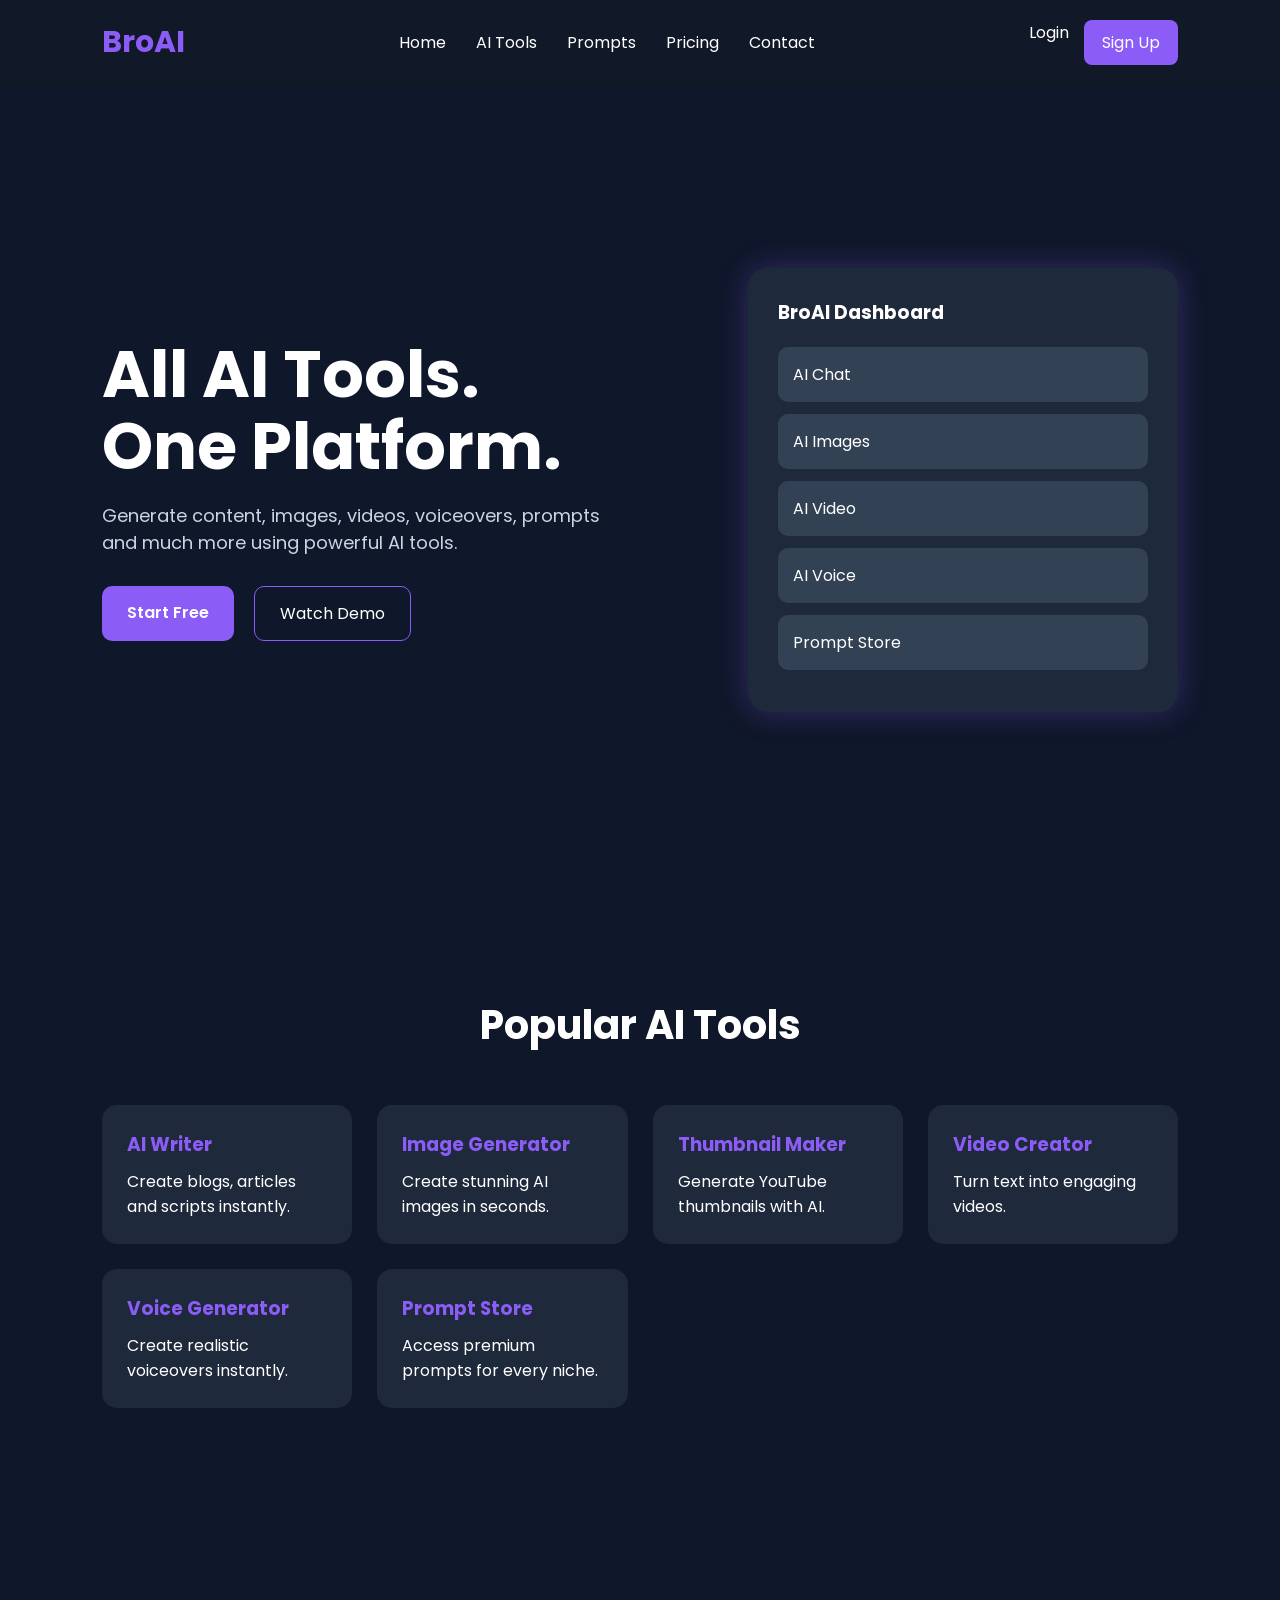
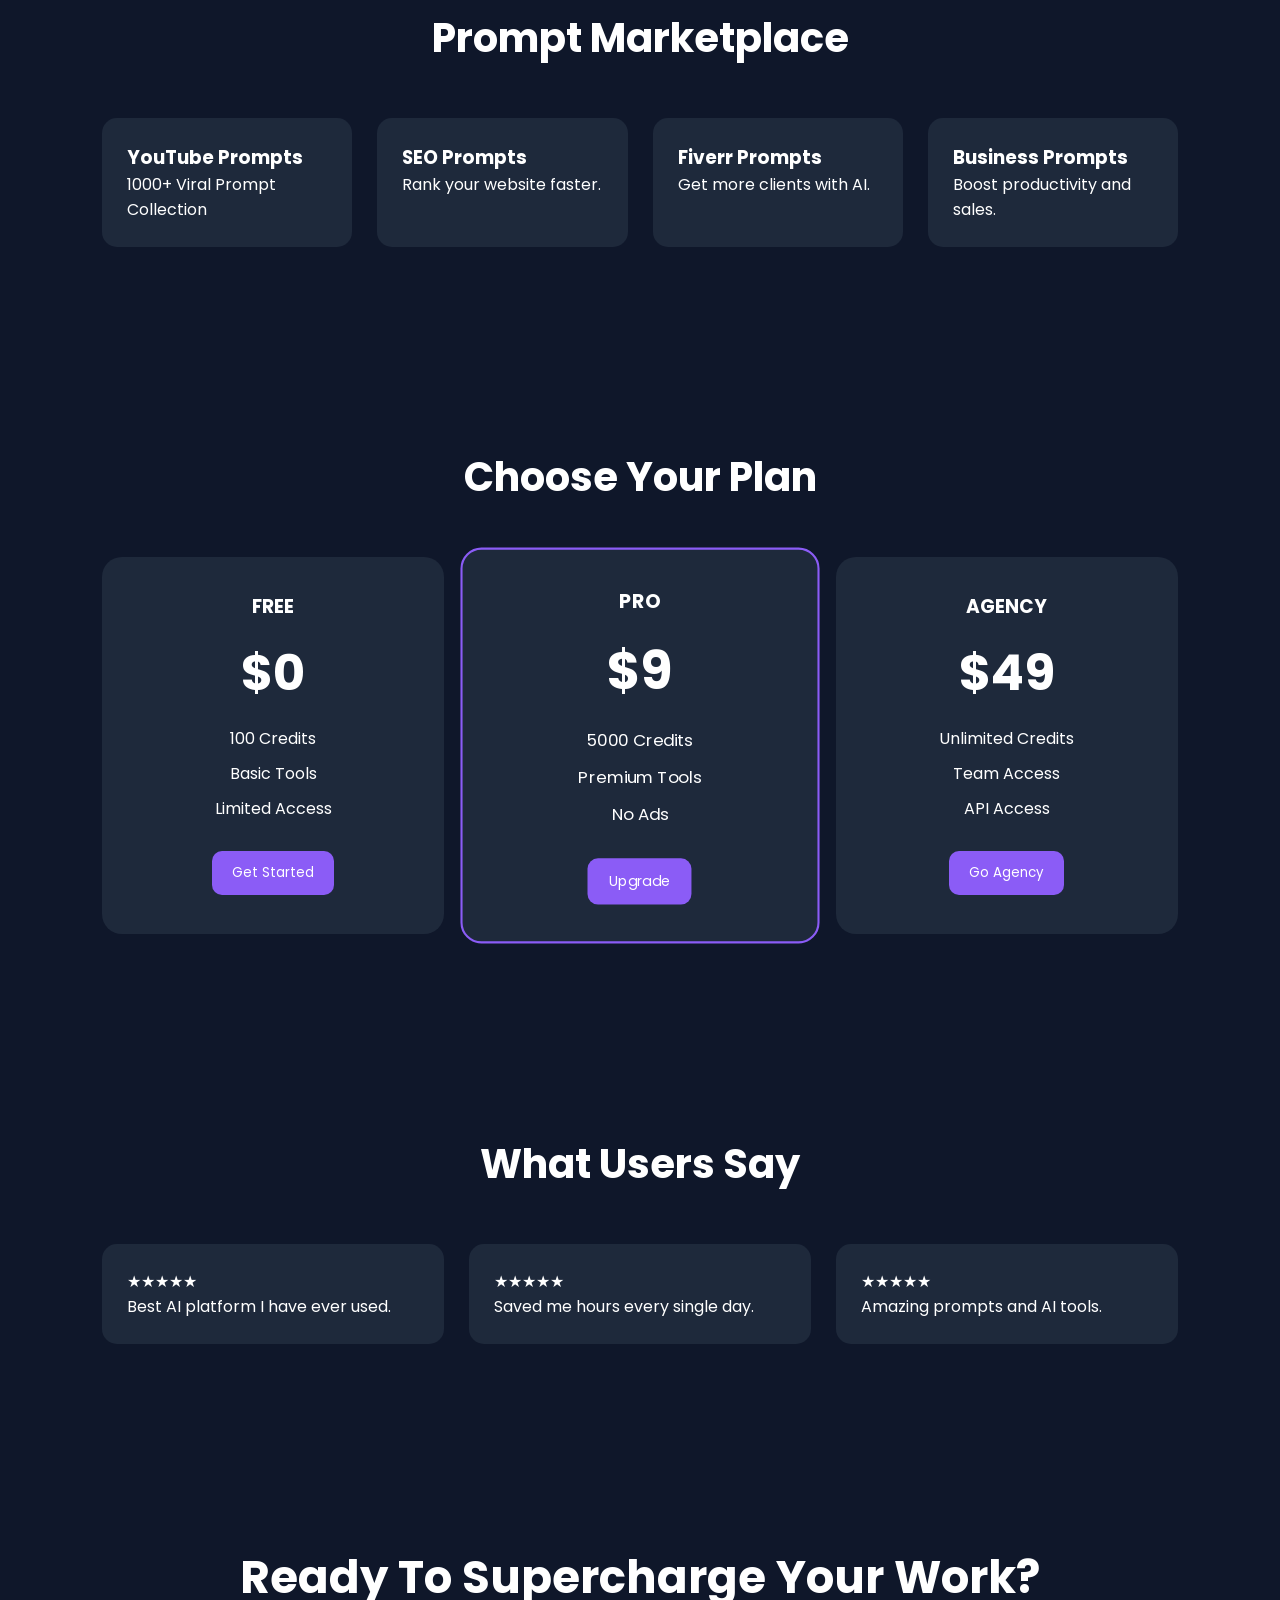
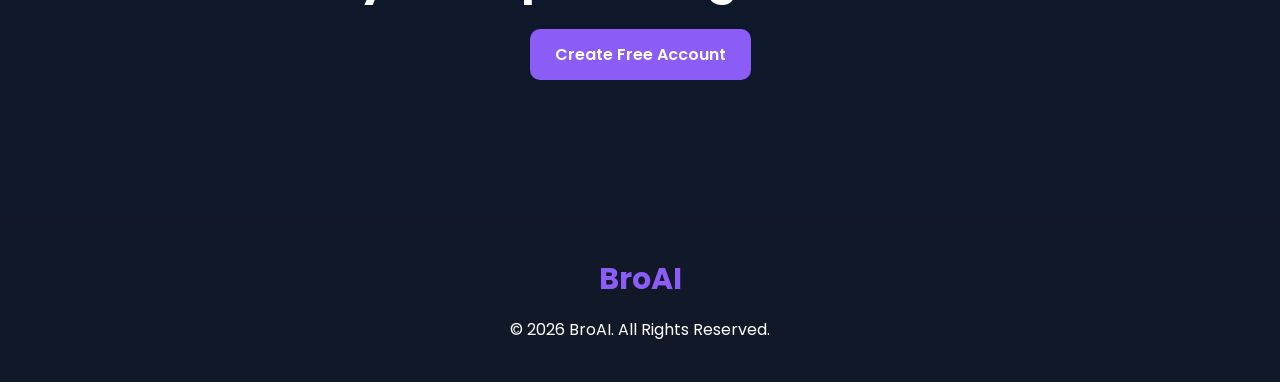
<file: index.html>
<!DOCTYPE html>
<html lang="en">
<head>
<meta charset="UTF-8">
<meta name="viewport" content="width=device-width, initial-scale=1.0">

<title>BroAI - All AI Tools. One Platform.</title>

<link rel="stylesheet" href="style.css">

<link href="https://fonts.googleapis.com/css2?family=Poppins:wght@300;400;500;600;700;800&display=swap" rel="stylesheet">

</head>
<body>

<!-- NAVBAR -->

<nav class="navbar">

<div class="logo">
BroAI
</div>

<ul class="nav-links">

<li><a href="#">Home</a></li>

<li><a href="#">AI Tools</a></li>

<li><a href="#">Prompts</a></li>

<li><a href="#">Pricing</a></li>

<li><a href="#">Contact</a></li>

</ul>

<div class="nav-buttons">

<a href="login.html" class="login-btn">Login</a>

<a href="signup.html" class="signup-btn">Sign Up</a>

</div>

</nav>

<!-- HERO SECTION -->

<section class="hero">

<div class="hero-left">

<h1>
All AI Tools.<br>
One Platform.
</h1>

<p>

Generate content, images, videos,
voiceovers, prompts and much more
using powerful AI tools.

</p>

<div class="hero-buttons">

<a href="#" class="start-btn">

Start Free

</a>

<a href="#" class="demo-btn">

Watch Demo

</a>

</div>

</div>

<div class="hero-right">

<div class="dashboard-card">

<h3>BroAI Dashboard</h3>

<div class="tool-box">AI Chat</div>

<div class="tool-box">AI Images</div>

<div class="tool-box">AI Video</div>

<div class="tool-box">AI Voice</div>

<div class="tool-box">Prompt Store</div>

</div>

</div>

</section>

<!-- FEATURES -->

<section class="features">

<h2>Popular AI Tools</h2>

<div class="feature-grid">

<div class="feature-card">

<h3>AI Writer</h3>

<p>Create blogs, articles and scripts instantly.</p>

</div>

<div class="feature-card">

<h3>Image Generator</h3>

<p>Create stunning AI images in seconds.</p>

</div>

<div class="feature-card">

<h3>Thumbnail Maker</h3>

<p>Generate YouTube thumbnails with AI.</p>

</div>

<div class="feature-card">

<h3>Video Creator</h3>

<p>Turn text into engaging videos.</p>

</div>

<div class="feature-card">

<h3>Voice Generator</h3>

<p>Create realistic voiceovers instantly.</p>

</div>

<div class="feature-card">

<h3>Prompt Store</h3>

<p>Access premium prompts for every niche.</p>

</div>

</div>

</section>

<!-- PROMPT MARKETPLACE -->

<section class="marketplace">

<h2>Prompt Marketplace</h2>

<div class="market-grid">

<div class="market-card">

<h3>YouTube Prompts</h3>

<p>1000+ Viral Prompt Collection</p>

</div>

<div class="market-card">

<h3>SEO Prompts</h3>

<p>Rank your website faster.</p>

</div>

<div class="market-card">

<h3>Fiverr Prompts</h3>

<p>Get more clients with AI.</p>

</div>

<div class="market-card">

<h3>Business Prompts</h3>

<p>Boost productivity and sales.</p>

</div>

</div>

</section>

<!-- PRICING -->

<section class="pricing">

<h2>Choose Your Plan</h2>

<div class="pricing-grid">

<div class="price-card">

<h3>FREE</h3>

<h1>$0</h1>

<p>100 Credits</p>

<p>Basic Tools</p>

<p>Limited Access</p>

<button>Get Started</button>

</div>

<div class="price-card popular">

<h3>PRO</h3>

<h1>$9</h1>

<p>5000 Credits</p>

<p>Premium Tools</p>

<p>No Ads</p>

<button>Upgrade</button>

</div>

<div class="price-card">

<h3>AGENCY</h3>

<h1>$49</h1>

<p>Unlimited Credits</p>

<p>Team Access</p>

<p>API Access</p>

<button>Go Agency</button>

</div>

</div>

</section>

<!-- TESTIMONIALS -->

<section class="testimonials">

<h2>What Users Say</h2>

<div class="testimonial-grid">

<div class="testimonial-card">

★★★★★

<p>

Best AI platform I have ever used.

</p>

</div>

<div class="testimonial-card">

★★★★★

<p>

Saved me hours every single day.

</p>

</div>

<div class="testimonial-card">

★★★★★

<p>

Amazing prompts and AI tools.

</p>

</div>

</div>

</section>

<!-- CTA -->

<section class="cta">

<h2>

Ready To Supercharge Your Work?

</h2>

<a href="#" class="start-btn">

Create Free Account

</a>

</section>

<!-- FOOTER -->

<footer>

<div class="footer-logo">

BroAI

</div>

<p>

© 2026 BroAI. All Rights Reserved.

</p>

</footer>

<script src="script.js"></script>

</body>
</html>
</file>
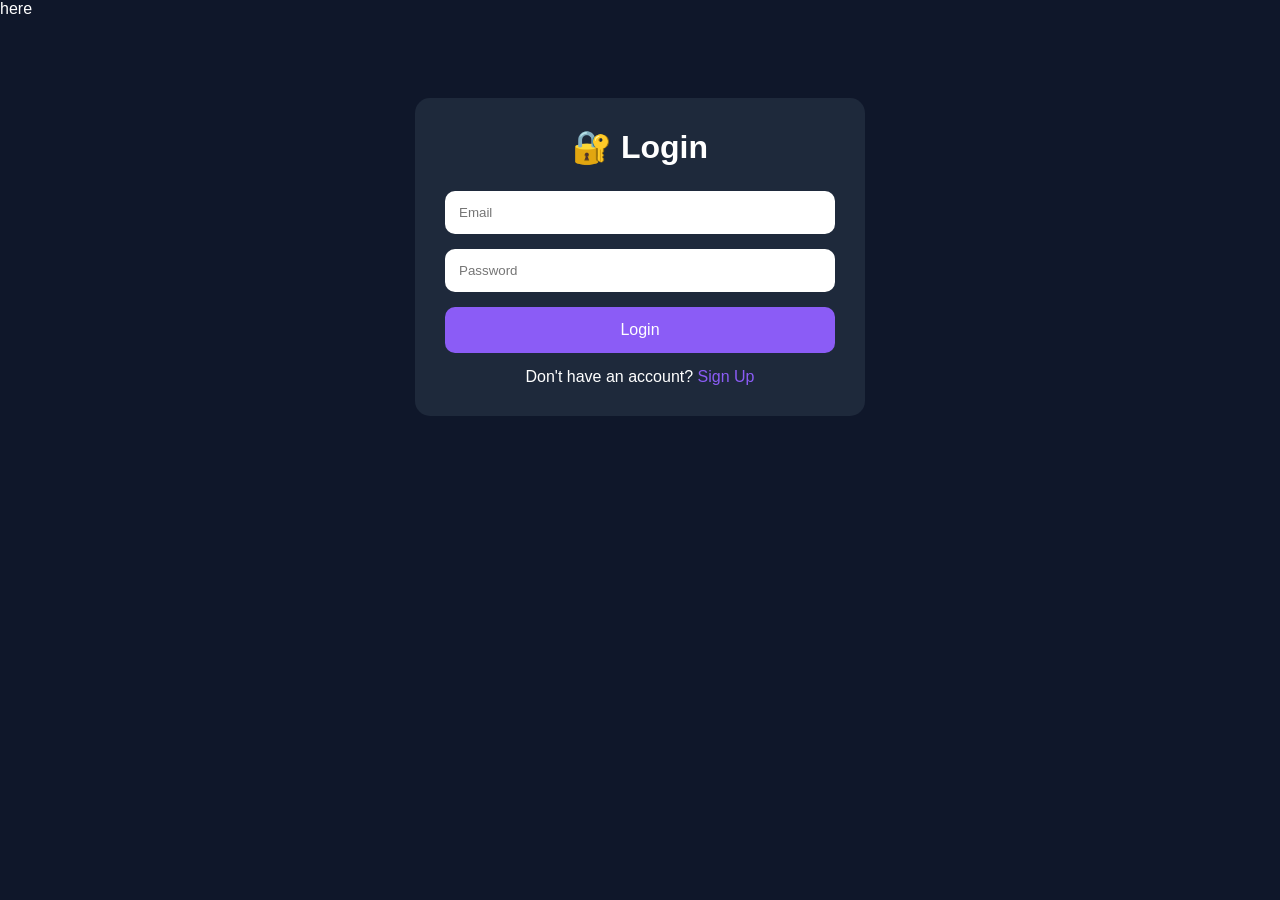
<file: ai-chat.html>
<!DOCTYPE html><html lang="en">
<head>
<meta charset="UTF-8">
<meta name="viewport" content="width=device-width, initial-scale=1.0">
<title>BroAI Chat</title><link rel="stylesheet" href="style.css"><style>

.chat-container{
max-width:900px;
margin:20px auto;
padding:20px;
}

.chat-header{
display:flex;
justify-content:space-between;
align-items:center;
margin-bottom:20px;
}

.chat-header a{
color:#8b5cf6;
text-decoration:none;
}

.chat-box{
height:400px;
overflow-y:auto;
border:1px solid #444;
padding:15px;
border-radius:10px;
margin-bottom:15px;
background:#1e293b;
}

.bot-message{
background:#222;
padding:10px;
margin:10px 0;
border-radius:8px;
}

.user-message{
background:#6c63ff;
padding:10px;
margin:10px 0;
border-radius:8px;
text-align:right;
}

.chat-input{
display:flex;
gap:10px;
}

.chat-input input{
flex:1;
padding:12px;
border-radius:8px;
border:none;
}

.chat-input button{
padding:12px 20px;
cursor:pointer;
background:#8b5cf6;
color:white;
border:none;
border-radius:8px;
}

</style></head><body><div class="chat-container"><div class="chat-header">
<h2>🤖 BroAI Assistant</h2>
<a href="dashboard.html">⬅ Dashboard</a>
</div><div id="chat-box" class="chat-box"><div class="bot-message">
Hello! Welcome to BroAI 🚀
</div></div><div class="chat-input"><input
type="text"
id="userInput"
placeholder="Type your message..."

«»

<button onclick="sendMessage()">
Send
</button></div></div>
  
<script src="script.js"></script>
</body>
</html>
</file>
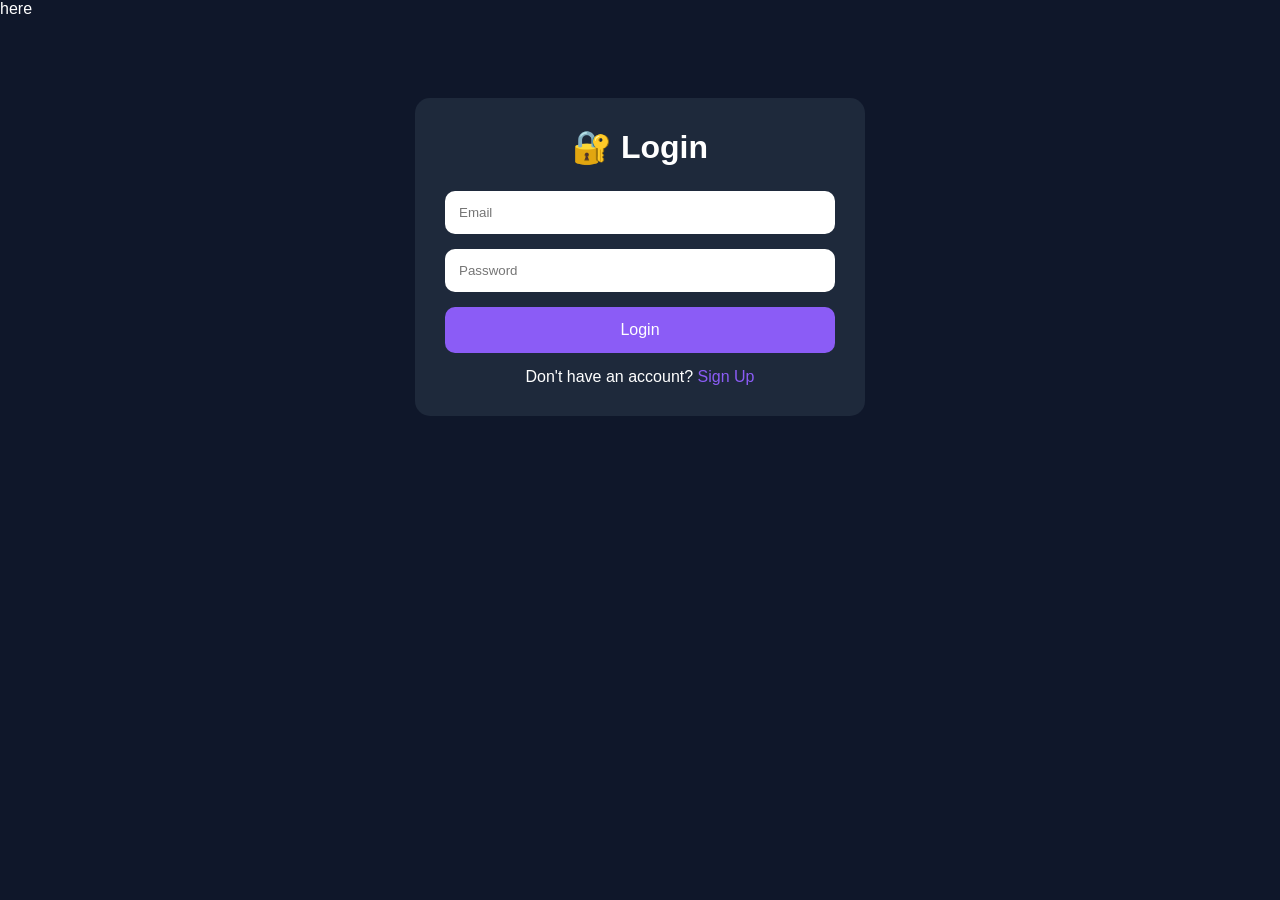
<file: ai-images.html>
<!DOCTYPE html><html lang="en">
<head>
<meta charset="UTF-8">
<meta name="viewport" content="width=device-width, initial-scale=1.0">
<title>BroAI Images</title><link rel="stylesheet" href="style.css"><style>

.images-container{
max-width:1100px;
margin:auto;
padding:30px;
}

.images-header{
display:flex;
justify-content:space-between;
align-items:center;
margin-bottom:30px;
}

.images-header a{
color:#8b5cf6;
text-decoration:none;
font-weight:bold;
}

.generator-box{
background:#1e293b;
padding:25px;
border-radius:15px;
margin-bottom:25px;
}

.generator-box textarea{
width:100%;
height:120px;
padding:15px;
border:none;
border-radius:10px;
margin-top:15px;
margin-bottom:15px;
}

.generate-btn{
background:#8b5cf6;
color:white;
border:none;
padding:12px 25px;
border-radius:10px;
cursor:pointer;
}

.image-result{
background:#1e293b;
padding:20px;
border-radius:15px;
text-align:center;
}

.image-result img{
width:100%;
max-width:700px;
border-radius:15px;
}

</style></head><body><div class="images-container"><div class="images-header">
<h1>🎨 AI Image Generator</h1>
<a href="dashboard.html">⬅ Dashboard</a>
</div><div class="generator-box"><h2>Enter Image Prompt</h2><textarea id="promptInput"
placeholder="Example: A futuristic city at sunset, cinematic lighting">
</textarea><button class="generate-btn"
onclick="generateImage()">
Generate Image
</button>

</div><div class="image-result"><h2>Generated Image</h2><img
id="resultImage"
src="https://picsum.photos/800/500"
alt="Generated Image">

</div>
</div>
  
<script src="script.js"></script>  
</body>
</html>
</file>
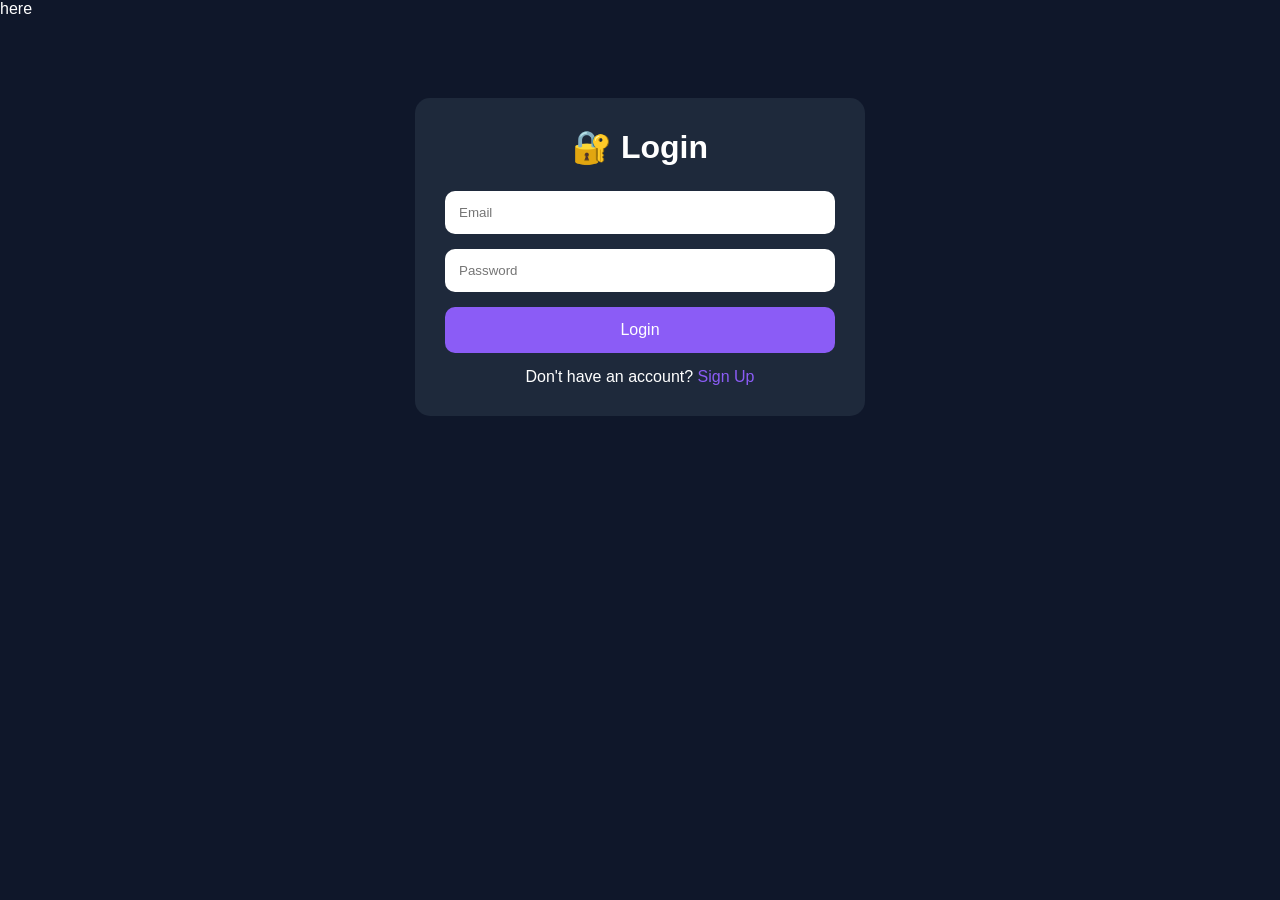
<file: dashboard.html>
<!DOCTYPE html>
<html lang="en">
<head>
<meta charset="UTF-8">
<meta name="viewport" content="width=device-width, initial-scale=1.0">
<title>BroAI Dashboard</title>
<link rel="stylesheet" href="style.css">
</head>

<body>

<div class="dashboard-container">

<div class="sidebar">

<h2>BroAI</h2>

<ul>
<li>🏠 Dashboard</li>
<li><a href="profile.html">👤 Profile</a></li>
<li><a href="settings.html">⚙️ Settings</a></li>
<li><a href="ai-chat.html">🤖 AI Chat</a></li>
<li><a href="ai-images.html">🎨 AI Images</a></li>
<li><a href="prompt-store.html">📝 Prompt Store</a></li>
<li onclick="logoutUser()">🚪 Logout</li>
</ul>

</div>

<div class="main-content">

<div class="topbar">
<h1>Welcome Back</h1>

<div class="credits">
Credits: <span id="creditCount">100</span>
</div>
</div>

<div class="cards">

<div class="card">
<h3>AI Chat</h3>
<p>Start chatting with AI assistant.</p>
<a href="ai-chat.html">
<button>Open</button>
</a>
</div>

<div class="card">
<h3>AI Images</h3>
<p>Create AI images from prompts.</p>
<a href="ai-images.html">
<button>Open</button>
</a>
</div>

<div class="card">
<h3>Prompt Store</h3>
<p>Free & Premium AI prompts.</p>
<a href="prompt-store.html">
<button>Open</button>
</a>
</div>

<div class="card">
<h3>YouTube Tools</h3>
<p>Scripts, titles, tags & ideas.</p>
<a href="youtube-tools.html">
<button>Open</button>
</a>
</div>

</div>

<div class="activity">
<h2>Recent Activity</h2>
<p id="activityBox">No activity yet.</p>
</div>

</div>

</div>
  
<script src="script.js"></script>  
</body>
</html>
</file>
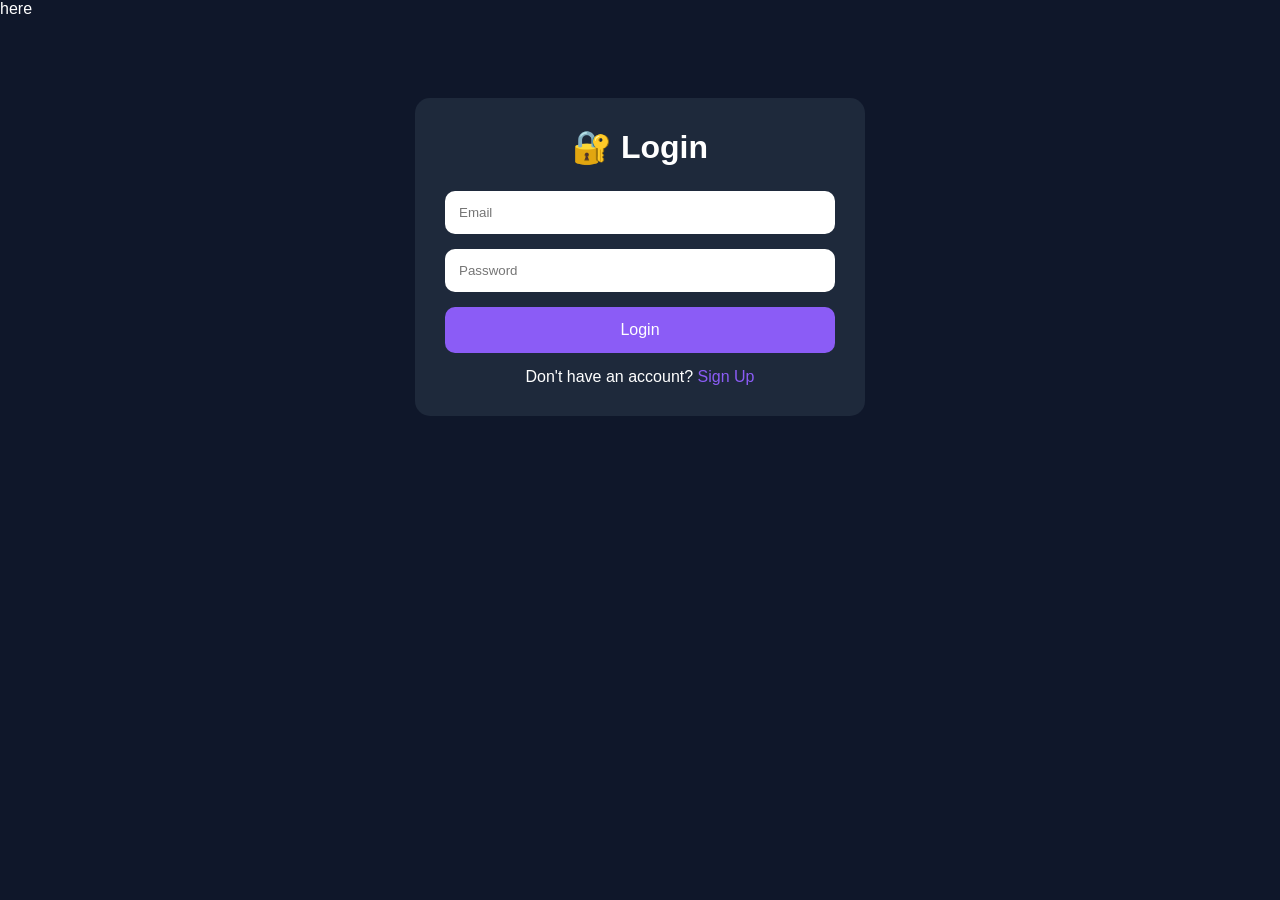
<file: login.html>
here<!DOCTYPE html>
<html lang="en">
<head>
<meta charset="UTF-8">
<meta name="viewport" content="width=device-width, initial-scale=1.0">
<title>BroAI Login</title>

<link rel="stylesheet" href="style.css">

<style>
.auth-container{
max-width:450px;
margin:80px auto;
background:#1e293b;
padding:30px;
border-radius:15px;
}

.auth-container h1{
text-align:center;
margin-bottom:25px;
}

.auth-container input{
width:100%;
padding:14px;
margin-bottom:15px;
border:none;
border-radius:10px;
}

.auth-btn{
width:100%;
padding:14px;
background:#8b5cf6;
color:white;
border:none;
border-radius:10px;
cursor:pointer;
font-size:16px;
}

.auth-link{
text-align:center;
margin-top:15px;
}

.auth-link a{
color:#8b5cf6;
text-decoration:none;
}
</style>

</head>

<body>

<div class="auth-container">

<h1>🔐 Login</h1>

<input type="email" id="email" placeholder="Email">

<input type="password" id="password" placeholder="Password">

<button class="auth-btn" onclick="loginUser()">
Login
</button>

<div class="auth-link">
Don't have an account?
<a href="signup.html">Sign Up</a>
</div>

</div>

<script>

function loginUser(){

if(localStorage.getItem("broai_credits")==null){
localStorage.setItem("broai_credits","100");
}

localStorage.setItem("broai_user","loggedin");

window.location.href="dashboard.html";

}

</script>

<script src="script.js"></script>

</body>
</html>
</file>
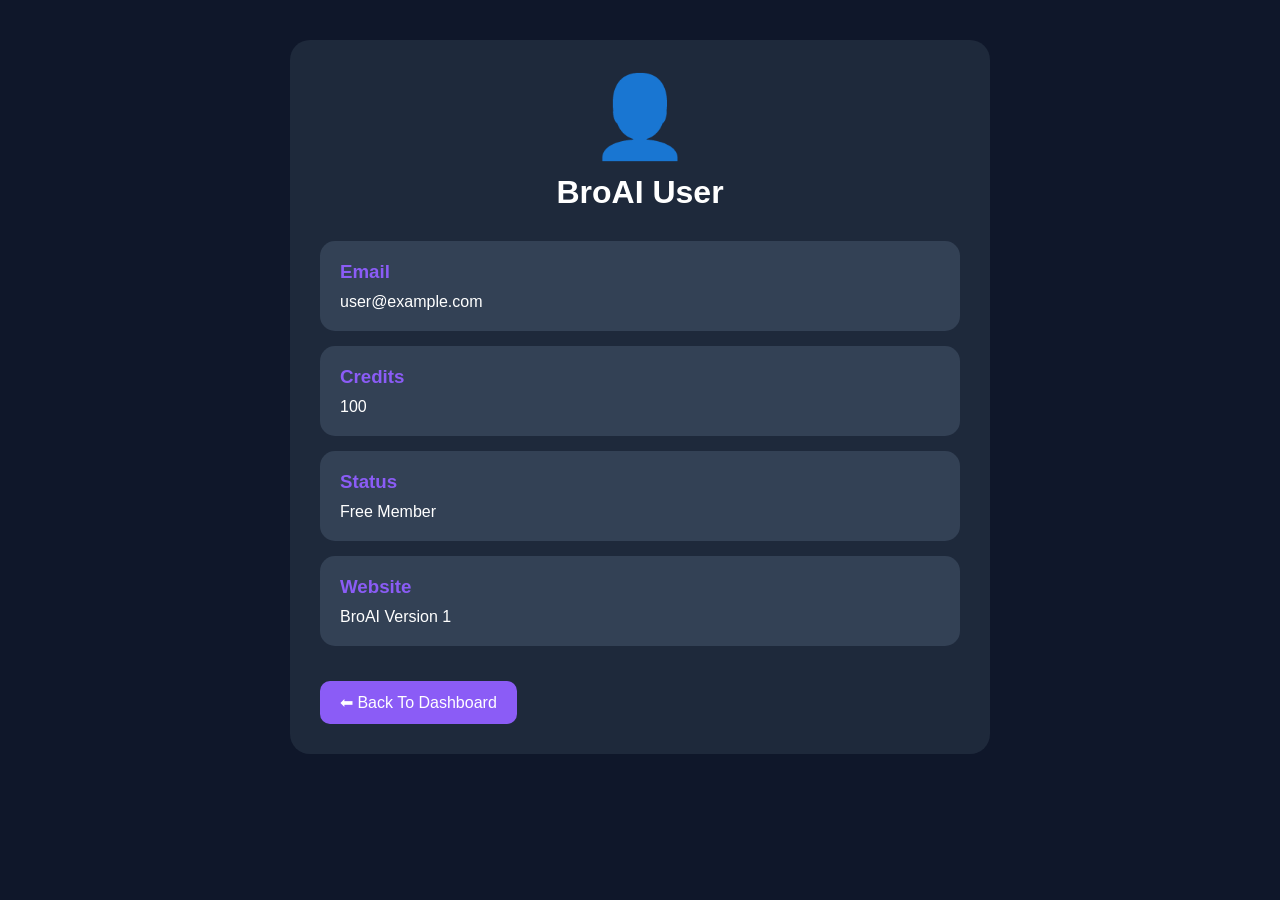
<file: profile.html>
<!DOCTYPE html>
<html lang="en">
<head>
<meta charset="UTF-8">
<meta name="viewport" content="width=device-width, initial-scale=1.0">
<title>BroAI Profile</title>

<link rel="stylesheet" href="style.css">

<style>

.profile-container{
max-width:700px;
margin:40px auto;
padding:30px;
background:#1e293b;
border-radius:20px;
}

.profile-header{
text-align:center;
margin-bottom:30px;
}

.profile-avatar{
font-size:80px;
margin-bottom:10px;
}

.profile-card{
background:#334155;
padding:20px;
border-radius:15px;
margin-bottom:15px;
}

.profile-card h3{
color:#8b5cf6;
margin-bottom:10px;
}

.back-btn{
display:inline-block;
margin-top:20px;
background:#8b5cf6;
padding:12px 20px;
border-radius:10px;
text-decoration:none;
color:white;
}

</style>

</head>
<body>

<div class="profile-container">

<div class="profile-header">
<div class="profile-avatar">👤</div>
<h1 id="userName">BroAI User</h1>
</div>

<div class="profile-card">
<h3>Email</h3>
<p id="userEmail">user@example.com</p>
</div>

<div class="profile-card">
<h3>Credits</h3>
<p id="userCredits">100</p>
</div>

<div class="profile-card">
<h3>Status</h3>
<p>Free Member</p>
</div>

<div class="profile-card">
<h3>Website</h3>
<p>BroAI Version 1</p>
</div>

<a href="dashboard.html" class="back-btn">
⬅ Back To Dashboard
</a>

</div>

<script>

document.getElementById("userName").innerText =
localStorage.getItem("broai_name") || "BroAI User";

document.getElementById("userEmail").innerText =
localStorage.getItem("broai_email") || "No Email";

document.getElementById("userCredits").innerText =
localStorage.getItem("broai_credits") || "100";

<script src="script.js"></script>
  
</body>
</html>
</file>
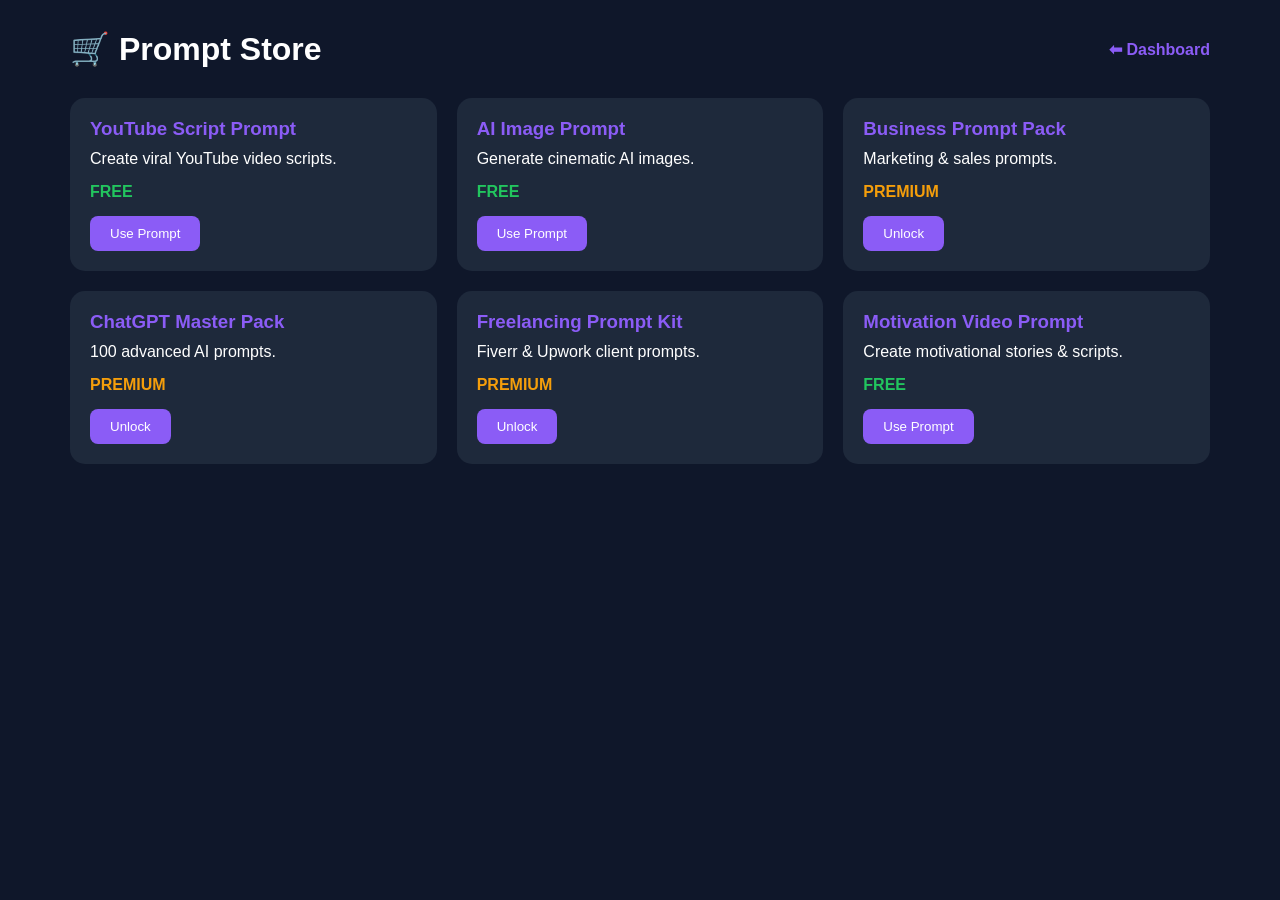
<file: prompt-store.html>
<!DOCTYPE html><html lang="en">
<head>
<meta charset="UTF-8">
<meta name="viewport" content="width=device-width, initial-scale=1.0">
<title>BroAI Prompt Store</title><link rel="stylesheet" href="style.css"><style>
.store-container{
max-width:1200px;
margin:auto;
padding:30px;
}

.store-header{
display:flex;
justify-content:space-between;
align-items:center;
margin-bottom:30px;
}

.store-header a{
color:#8b5cf6;
text-decoration:none;
font-weight:bold;
}

.prompt-grid{
display:grid;
grid-template-columns:repeat(auto-fit,minmax(280px,1fr));
gap:20px;
}

.prompt-card{
background:#1e293b;
padding:20px;
border-radius:15px;
}

.prompt-card h3{
color:#8b5cf6;
margin-bottom:10px;
}

.prompt-card p{
margin-bottom:15px;
}

.free{
color:#22c55e;
font-weight:bold;
}

.premium{
color:#f59e0b;
font-weight:bold;
}

.prompt-card button{
background:#8b5cf6;
color:white;
border:none;
padding:10px 20px;
border-radius:8px;
cursor:pointer;
}
</style></head>
<body><div class="store-container"><div class="store-header">
<h1>🛒 Prompt Store</h1>
<a href="dashboard.html">⬅ Dashboard</a>
</div><div class="prompt-grid"><div class="prompt-card">
<h3>YouTube Script Prompt</h3>
<p>Create viral YouTube video scripts.</p>
<p class="free">FREE</p>
<button>Use Prompt</button>
</div><div class="prompt-card">
<h3>AI Image Prompt</h3>
<p>Generate cinematic AI images.</p>
<p class="free">FREE</p>
<button>Use Prompt</button>
</div><div class="prompt-card">
<h3>Business Prompt Pack</h3>
<p>Marketing & sales prompts.</p>
<p class="premium">PREMIUM</p>
<button onclick="unlockPrompt()">Unlock</button>
</div><div class="prompt-card">
<h3>ChatGPT Master Pack</h3>
<p>100 advanced AI prompts.</p>
<p class="premium">PREMIUM</p>
<button onclick="unlockPrompt()">Unlock</button>
</div><div class="prompt-card">
<h3>Freelancing Prompt Kit</h3>
<p>Fiverr & Upwork client prompts.</p>
<p class="premium">PREMIUM</p>
<button onclick="unlockPrompt()">Unlock</button>
</div><div class="prompt-card">
<h3>Motivation Video Prompt</h3>
<p>Create motivational stories & scripts.</p>
<p class="free">FREE</p>
<button>Use Prompt</button>
</div></div></div><script>

function unlockPrompt(){
  localStorage.setItem(
"broai_activity",
"🔓 Premium Prompt Unlocked"
);

let credits = parseInt(localStorage.getItem("broai_credits") || 100);

if(credits < 10){

alert("Need 10 Credits");

return;

}

credits -= 10;

localStorage.setItem("broai_credits", credits);

alert("Premium Prompt Unlocked!");

}

<script src="script.js"></script>

</body>
</html>
</file>
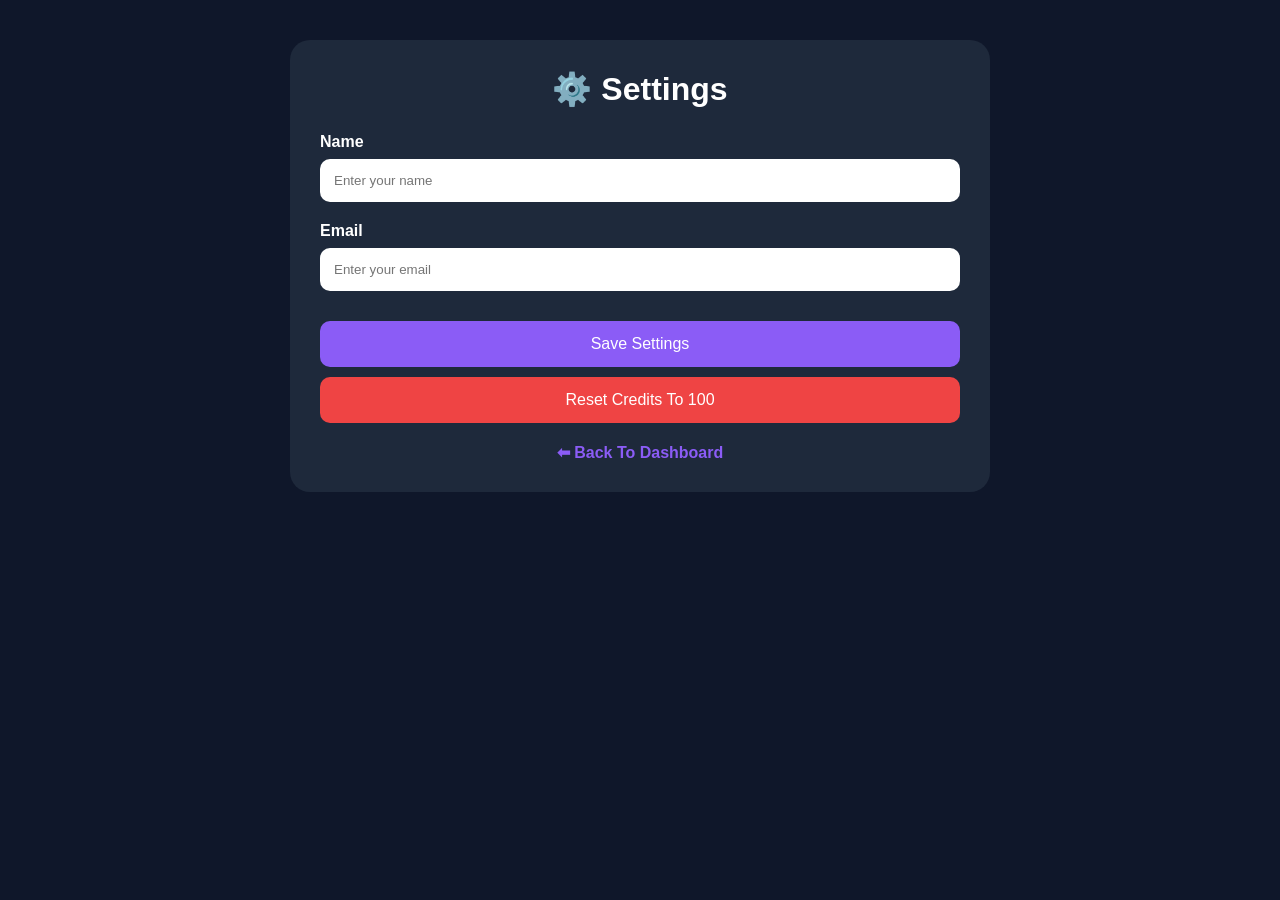
<file: settings.html>
<!DOCTYPE html>
<html lang="en">
<head>
<meta charset="UTF-8">
<meta name="viewport" content="width=device-width, initial-scale=1.0">
<title>BroAI Settings</title>

<link rel="stylesheet" href="style.css">

<style>

.settings-container{
max-width:700px;
margin:40px auto;
background:#1e293b;
padding:30px;
border-radius:20px;
}

.settings-container h1{
text-align:center;
margin-bottom:25px;
}

.setting-box{
margin-bottom:20px;
}

.setting-box label{
display:block;
margin-bottom:8px;
font-weight:bold;
}

.setting-box input{
width:100%;
padding:14px;
border:none;
border-radius:10px;
}

.save-btn,
.reset-btn{
width:100%;
padding:14px;
border:none;
border-radius:10px;
cursor:pointer;
margin-top:10px;
color:white;
font-size:16px;
}

.save-btn{
background:#8b5cf6;
}

.reset-btn{
background:#ef4444;
}

.back-btn{
display:block;
text-align:center;
margin-top:20px;
color:#8b5cf6;
text-decoration:none;
font-weight:bold;
}

</style>

</head>
<body>

<div class="settings-container">

<h1>⚙️ Settings</h1>

<div class="setting-box">
<label>Name</label>
<input type="text" id="userName" placeholder="Enter your name">
</div>

<div class="setting-box">
<label>Email</label>
<input type="email" id="userEmail" placeholder="Enter your email">
</div>

<button class="save-btn" onclick="saveSettings()">
Save Settings
</button>

<button class="reset-btn" onclick="resetCredits()">
Reset Credits To 100
</button>

<a href="dashboard.html" class="back-btn">
⬅ Back To Dashboard
</a>

</div>

<script>

document.getElementById("userName").value =
localStorage.getItem("broai_name") || "";

document.getElementById("userEmail").value =
localStorage.getItem("broai_email") || "";

function saveSettings(){

let name =
document.getElementById("userName").value;

let email =
document.getElementById("userEmail").value;

localStorage.setItem("broai_name", name);
localStorage.setItem("broai_email", email);

alert("Settings Saved Successfully!");

}

function resetCredits(){

localStorage.setItem("broai_credits", "100");

alert("Credits Reset To 100");

}

<script src="script.js"></script>

</body>
</html>
</file>
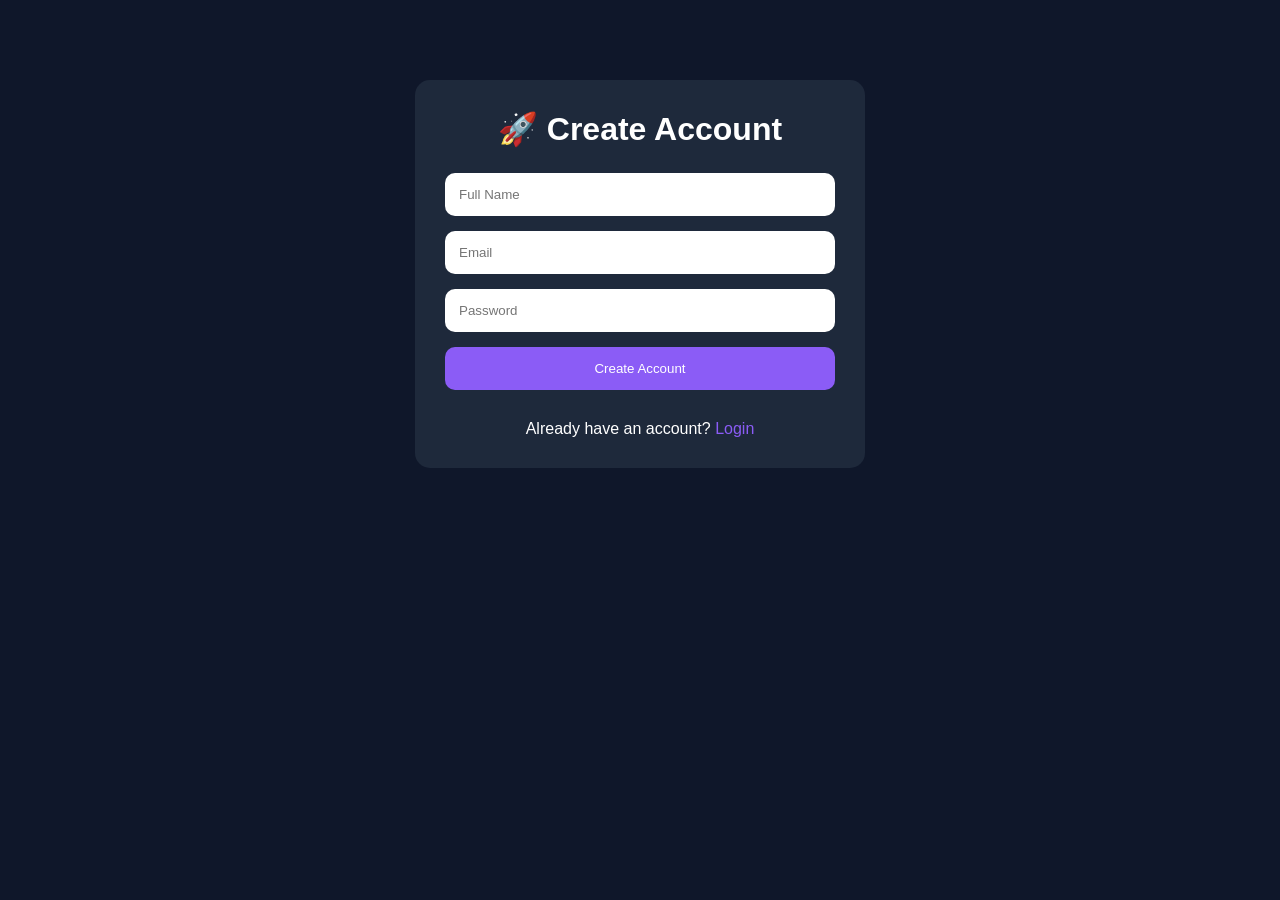
<file: signup.html>
<!DOCTYPE html>
<html lang="en">
<head>

<meta charset="UTF-8">
<meta name="viewport" content="width=device-width, initial-scale=1.0">

<title>BroAI Sign Up</title>

<link rel="stylesheet" href="style.css">

<style>

.auth-container{
max-width:450px;
margin:80px auto;
background:#1e293b;
padding:30px;
border-radius:15px;
}

.auth-container h1{
text-align:center;
margin-bottom:25px;
}

.auth-container input{
width:100%;
padding:14px;
margin-bottom:15px;
border:none;
border-radius:10px;
}

.auth-btn{
width:100%;
padding:14px;
background:#8b5cf6;
color:white;
border:none;
border-radius:10px;
cursor:pointer;
margin-bottom:15px;
}

.auth-link{
text-align:center;
margin-top:15px;
}

.auth-link a{
color:#8b5cf6;
text-decoration:none;
}

</style>

</head>

<body>

<div class="auth-container">

<h1>🚀 Create Account</h1>

<input type="text" id="name" placeholder="Full Name">

<input type="email" id="email" placeholder="Email">

<input type="password" id="password" placeholder="Password">

<button class="auth-btn" onclick="signupUser()">
Create Account
</button>

<div class="auth-link">
Already have an account?
<a href="login.html">Login</a>
</div>

</div>

<script>

function signupUser(){

if(localStorage.getItem("broai_credits")==null){
localStorage.setItem("broai_credits","100");
}

localStorage.setItem("broai_user","loggedin");

window.location.href="dashboard.html";

}

</script>

<script src="script.js"></script>

</body>
</html>
</file>
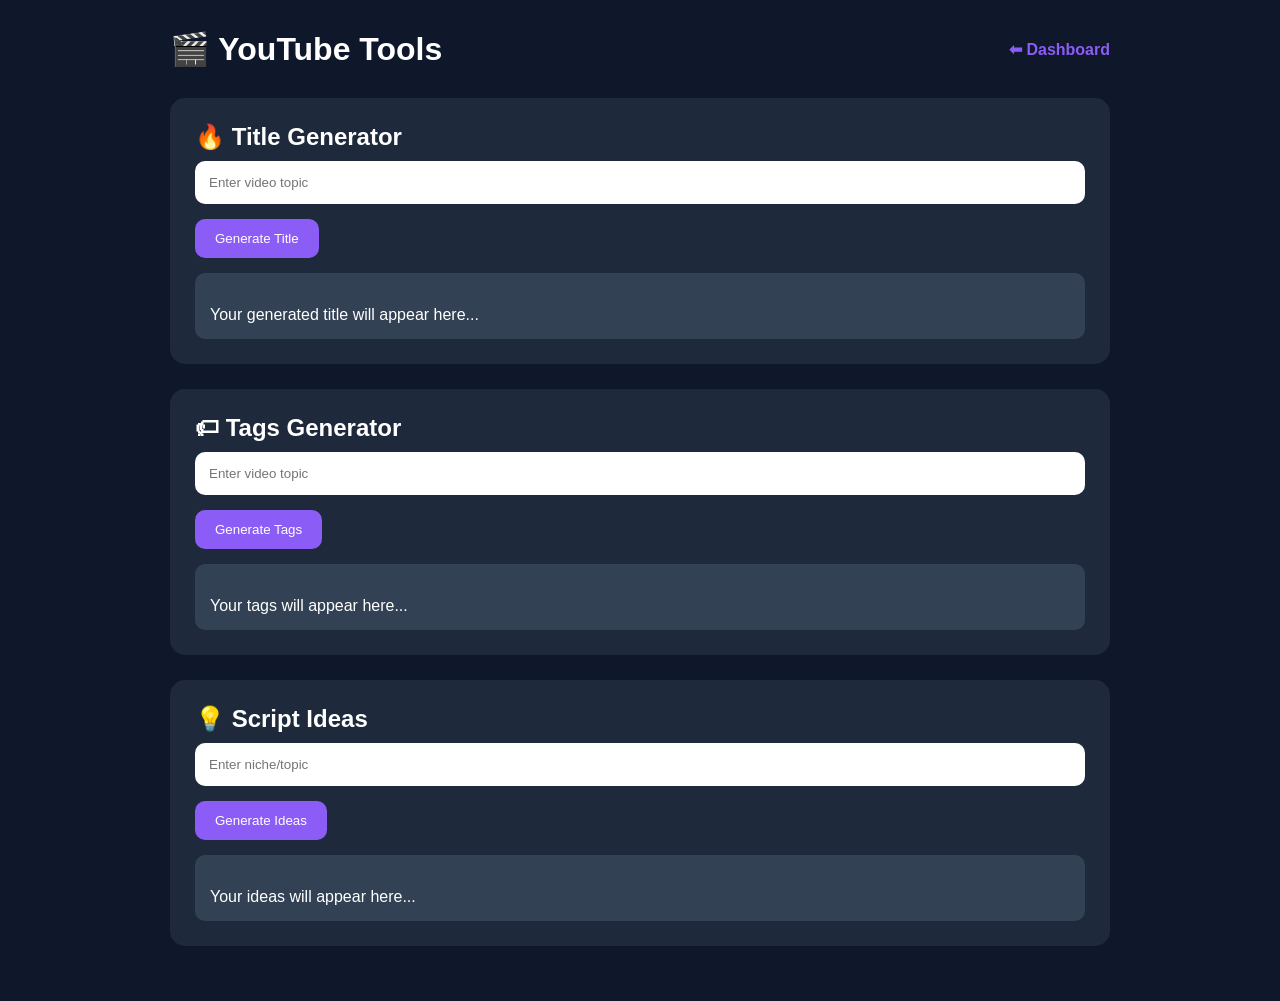
<file: youtube-tools.html>
<!DOCTYPE html>
<html lang="en">
<head>
<meta charset="UTF-8">
<meta name="viewport" content="width=device-width, initial-scale=1.0">
<title>BroAI YouTube Tools</title>

<link rel="stylesheet" href="style.css">

<style>

.tools-container{
max-width:1000px;
margin:auto;
padding:30px;
}

.tools-header{
display:flex;
justify-content:space-between;
align-items:center;
margin-bottom:30px;
}

.tools-header a{
color:#8b5cf6;
text-decoration:none;
font-weight:bold;
}

.tool-card{
background:#1e293b;
padding:25px;
border-radius:15px;
margin-bottom:25px;
}

.tool-card textarea,
.tool-card input{
width:100%;
padding:14px;
border:none;
border-radius:10px;
margin-top:10px;
margin-bottom:15px;
}

.tool-card button{
background:#8b5cf6;
color:white;
border:none;
padding:12px 20px;
border-radius:10px;
cursor:pointer;
}

.output{
margin-top:15px;
background:#334155;
padding:15px;
border-radius:10px;
white-space:pre-line;
}

</style>

</head>
<body>

<div class="tools-container">

<div class="tools-header">
<h1>🎬 YouTube Tools</h1>
<a href="dashboard.html">⬅ Dashboard</a>
</div>

<!-- TITLE GENERATOR -->

<div class="tool-card">

<h2>🔥 Title Generator</h2>

<input
type="text"
id="titleTopic"
placeholder="Enter video topic"
>

<button onclick="generateTitle()">
Generate Title
</button>

<div id="titleOutput" class="output">
Your generated title will appear here...
</div>

</div>

<!-- TAG GENERATOR -->

<div class="tool-card">

<h2>🏷 Tags Generator</h2>

<input
type="text"
id="tagTopic"
placeholder="Enter video topic"
>

<button onclick="generateTags()">
Generate Tags
</button>

<div id="tagOutput" class="output">
Your tags will appear here...
</div>

</div>

<!-- SCRIPT IDEA -->

<div class="tool-card">

<h2>💡 Script Ideas</h2>

<input
type="text"
id="ideaTopic"
placeholder="Enter niche/topic"
>

<button onclick="generateIdea()">
Generate Ideas
</button>

<div id="ideaOutput" class="output">
Your ideas will appear here...
</div>

</div>

</div>

<script>

function generateTitle(){

let topic =
document.getElementById("titleTopic").value;

if(topic.trim()===""){
alert("Enter a topic");
return;
}

document.getElementById("titleOutput").innerText =
"🔥 " + topic + " Secrets Nobody Tells You\n\n" +
"🚀 How To Master " + topic + " Fast\n\n" +
"😱 Biggest Mistakes In " + topic;

}

function generateTags(){

let topic =
document.getElementById("tagTopic").value;

if(topic.trim()===""){
alert("Enter a topic");
return;
}

document.getElementById("tagOutput").innerText =
topic + ", " +
topic + " tips, " +
topic + " tutorial, " +
topic + " guide, " +
topic + " beginner, " +
topic + " 2026, youtube growth";

}

function generateIdea(){

let topic =
document.getElementById("ideaTopic").value;

if(topic.trim()===""){
alert("Enter a topic");
return;
}

document.getElementById("ideaOutput").innerText =
"1. Top 10 " + topic + " Mistakes\n\n" +
"2. Beginner Guide To " + topic + "\n\n" +
"3. How I Learned " + topic + "\n\n" +
"4. Hidden Secrets Of " + topic + "\n\n" +
"5. Best Tools For " + topic;

}

<script src="script.js"></script>

</body>
</html>
</file>
<file: style.css>
*{
margin:0;
padding:0;
box-sizing:border-box;
font-family:'Poppins',sans-serif;
}

body{
background:#0f172a;
color:white;
overflow-x:hidden;
}

/* NAVBAR */

.navbar{
display:flex;
justify-content:space-between;
align-items:center;
padding:20px 8%;
background:#111827;
position:sticky;
top:0;
z-index:1000;
}

.logo{
font-size:30px;
font-weight:700;
color:#8b5cf6;
}

.nav-links{
display:flex;
list-style:none;
gap:30px;
}

.nav-links a{
text-decoration:none;
color:white;
transition:.3s;
}

.nav-links a:hover{
color:#8b5cf6;
}

.nav-buttons{
display:flex;
gap:15px;
}

.login-btn{
color:white;
text-decoration:none;
}

.signup-btn{
background:#8b5cf6;
padding:10px 18px;
border-radius:8px;
text-decoration:none;
color:white;
}

/* HERO */

.hero{
display:flex;
justify-content:space-between;
align-items:center;
padding:100px 8%;
min-height:90vh;
}

.hero-left{
width:50%;
}

.hero-left h1{
font-size:65px;
line-height:1.1;
margin-bottom:20px;
}

.hero-left p{
font-size:18px;
color:#cbd5e1;
margin-bottom:30px;
max-width:550px;
}

.hero-buttons{
display:flex;
gap:20px;
}

.start-btn{
background:#8b5cf6;
padding:14px 25px;
border-radius:10px;
color:white;
text-decoration:none;
font-weight:600;
}

.demo-btn{
border:1px solid #8b5cf6;
padding:14px 25px;
border-radius:10px;
color:white;
text-decoration:none;
}

.hero-right{
width:40%;
display:flex;
justify-content:center;
}

.dashboard-card{
background:#1e293b;
padding:30px;
border-radius:20px;
width:100%;
box-shadow:0 0 30px rgba(139,92,246,.3);
}

.dashboard-card h3{
margin-bottom:20px;
}

.tool-box{
background:#334155;
padding:15px;
border-radius:10px;
margin-bottom:12px;
}

/* FEATURES */

.features{
padding:100px 8%;
}

.features h2{
text-align:center;
font-size:40px;
margin-bottom:50px;
}

.feature-grid{
display:grid;
grid-template-columns:repeat(auto-fit,minmax(250px,1fr));
gap:25px;
}

.feature-card{
background:#1e293b;
padding:25px;
border-radius:15px;
transition:.3s;
}

.feature-card:hover{
transform:translateY(-8px);
}

.feature-card h3{
margin-bottom:10px;
color:#8b5cf6;
}

/* MARKETPLACE */

.marketplace{
padding:100px 8%;
}

.marketplace h2{
text-align:center;
font-size:40px;
margin-bottom:50px;
}

.market-grid{
display:grid;
grid-template-columns:repeat(auto-fit,minmax(250px,1fr));
gap:25px;
}

.market-card{
background:#1e293b;
padding:25px;
border-radius:15px;
}

/* PRICING */

.pricing{
padding:100px 8%;
}

.pricing h2{
text-align:center;
font-size:40px;
margin-bottom:50px;
}

.pricing-grid{
display:grid;
grid-template-columns:repeat(auto-fit,minmax(280px,1fr));
gap:25px;
}

.price-card{
background:#1e293b;
padding:35px;
border-radius:20px;
text-align:center;
}

.price-card h1{
font-size:50px;
margin:15px 0;
}

.price-card p{
margin:10px 0;
}

.price-card button{
margin-top:20px;
padding:12px 20px;
border:none;
background:#8b5cf6;
color:white;
border-radius:10px;
cursor:pointer;
}

.popular{
border:2px solid #8b5cf6;
transform:scale(1.05);
}

/* TESTIMONIALS */

.testimonials{
padding:100px 8%;
}

.testimonials h2{
text-align:center;
font-size:40px;
margin-bottom:50px;
}

.testimonial-grid{
display:grid;
grid-template-columns:repeat(auto-fit,minmax(280px,1fr));
gap:25px;
}

.testimonial-card{
background:#1e293b;
padding:25px;
border-radius:15px;
}

/* CTA */

.cta{
padding:100px 8%;
text-align:center;
}

.cta h2{
font-size:45px;
margin-bottom:30px;
}

/* FOOTER */

footer{
background:#111827;
padding:40px;
text-align:center;
margin-top:50px;
}

.footer-logo{
font-size:30px;
font-weight:700;
color:#8b5cf6;
margin-bottom:15px;
}

/* MOBILE */

@media(max-width:900px){

.hero{
flex-direction:column;
text-align:center;
}

.hero-left{
width:100%;
}

.hero-right{
width:100%;
margin-top:40px;
}

.hero-left h1{
font-size:45px;
}

.nav-links{
display:none;
}

.pricing-grid,
.feature-grid,
.market-grid,
.testimonial-grid{
grid-template-columns:1fr;
}

}
/* DASHBOARD */

.dashboard-container{
display:flex;
min-height:100vh;
}

.sidebar{
width:260px;
background:#111827;
padding:30px 20px;
}

.sidebar h2{
color:#8b5cf6;
margin-bottom:30px;
}

.sidebar ul{
list-style:none;
}

.sidebar li{
padding:15px;
margin-bottom:10px;
background:#1e293b;
border-radius:10px;
cursor:pointer;
transition:.3s;
}

.sidebar li:hover{
background:#8b5cf6;
}

.main-content{
flex:1;
padding:30px;
}

.topbar{
display:flex;
justify-content:space-between;
align-items:center;
margin-bottom:30px;
}

.credits{
background:#8b5cf6;
padding:12px 20px;
border-radius:10px;
font-weight:600;
}

.cards{
display:grid;
grid-template-columns:repeat(auto-fit,minmax(250px,1fr));
gap:20px;
margin-bottom:30px;
}

.card{
background:#1e293b;
padding:25px;
border-radius:15px;
}

.card h3{
margin-bottom:10px;
color:#8b5cf6;
}

.card p{
margin-bottom:15px;
}

.card button{
background:#8b5cf6;
color:white;
border:none;
padding:10px 20px;
border-radius:8px;
cursor:pointer;
}

.activity{
background:#1e293b;
padding:25px;
border-radius:15px;
}

.activity h2{
margin-bottom:15px;
}

@media(max-width:900px){

.dashboard-container{
flex-direction:column;
}

.sidebar{
width:100%;
}

.topbar{
flex-direction:column;
gap:15px;
}
  /* CHAT PAGE */

.chat-container{
max-width:900px;
margin:30px auto;
padding:20px;
}

.chat-header{
display:flex;
justify-content:space-between;
align-items:center;
margin-bottom:20px;
}

.chat-header a{
color:#8b5cf6;
text-decoration:none;
}

.chat-box{
height:500px;
background:#1e293b;
padding:20px;
border-radius:15px;
overflow-y:auto;
}

.user-message{
background:#8b5cf6;
padding:12px;
margin:10px 0;
border-radius:10px;
text-align:right;
}

.bot-message{
background:#334155;
padding:12px;
margin:10px 0;
border-radius:10px;
}

.chat-input{
display:flex;
gap:10px;
margin-top:15px;
}

.chat-input input{
flex:1;
padding:14px;
border:none;
border-radius:10px;
}

.chat-input button{
background:#8b5cf6;
border:none;
color:white;
padding:14px 20px;
border-radius:10px;
cursor:pointer;
}
.loading{
background:#334155;
padding:12px;
border-radius:10px;
margin:10px 0;
animation:blink 1s infinite;
}

@keyframes blink{

0%{opacity:.4;}

50%{opacity:1;}

100%{opacity:.4;}

}
</file>
